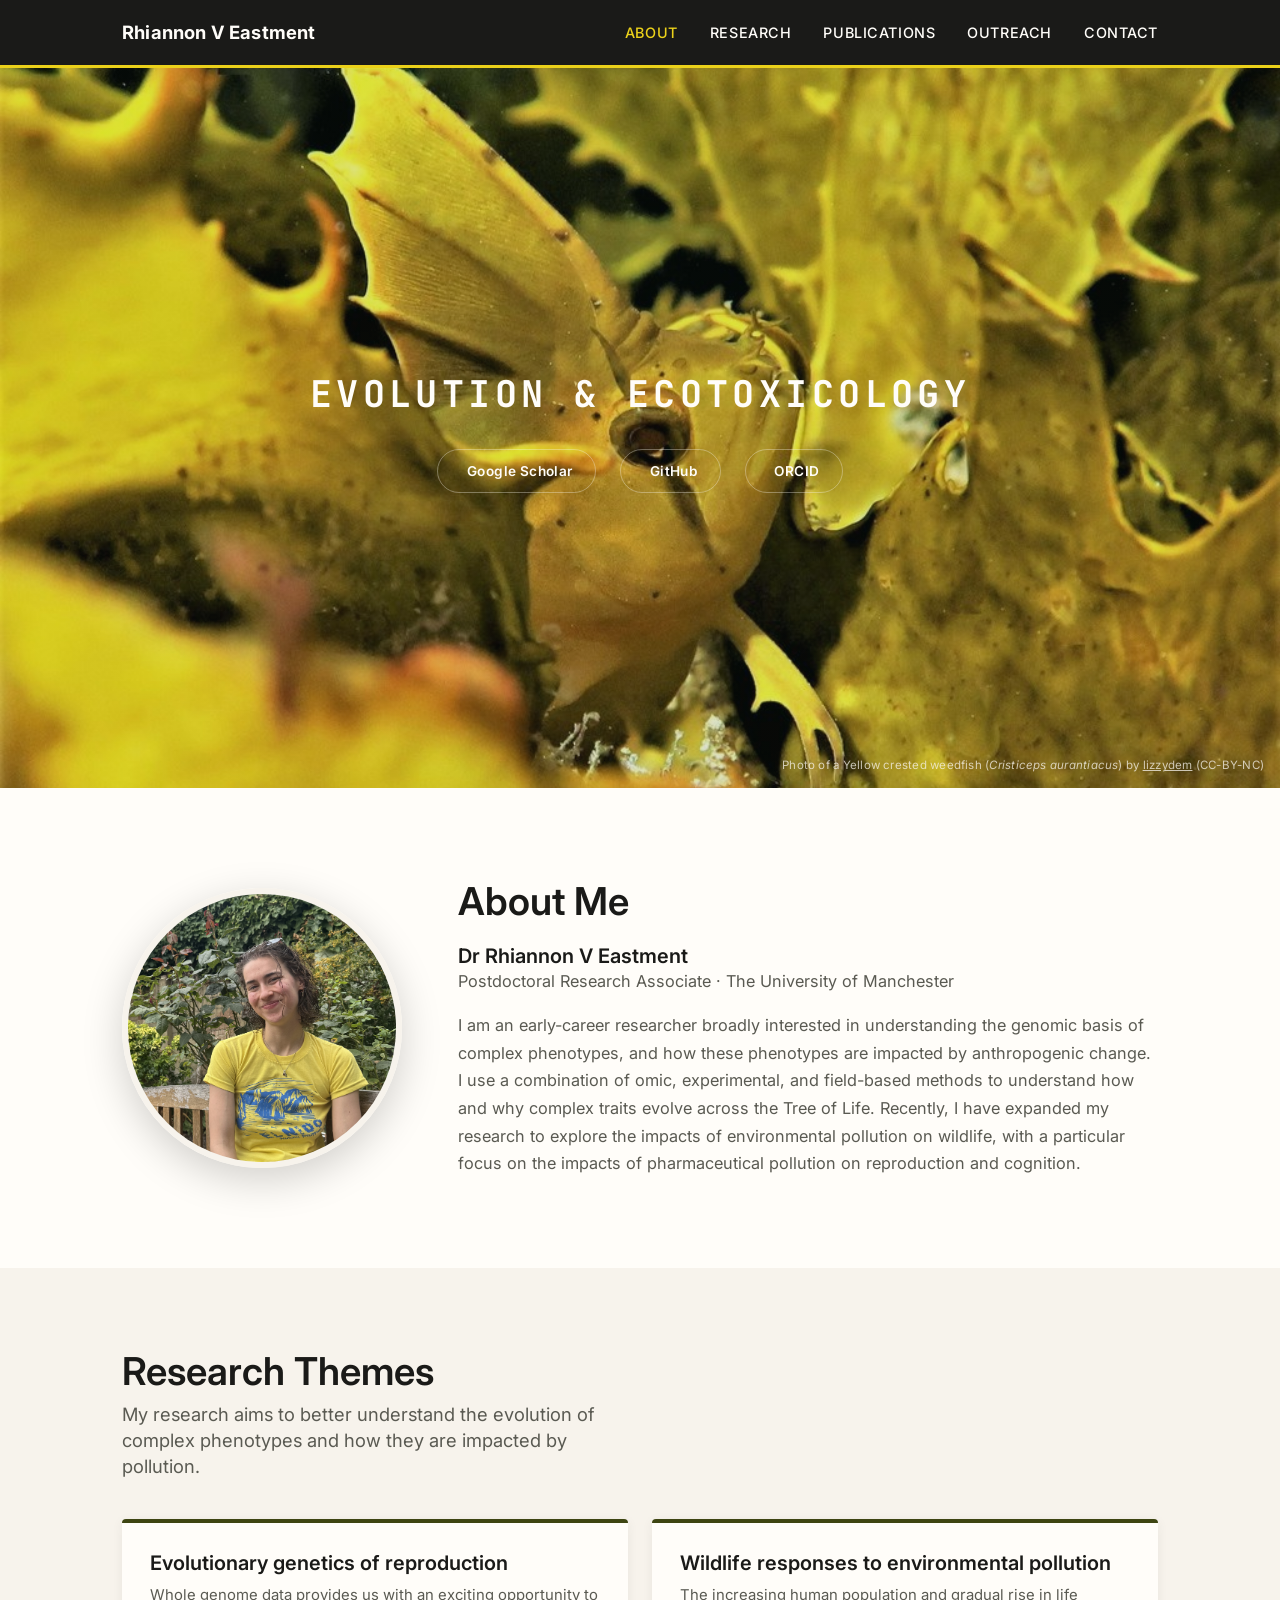
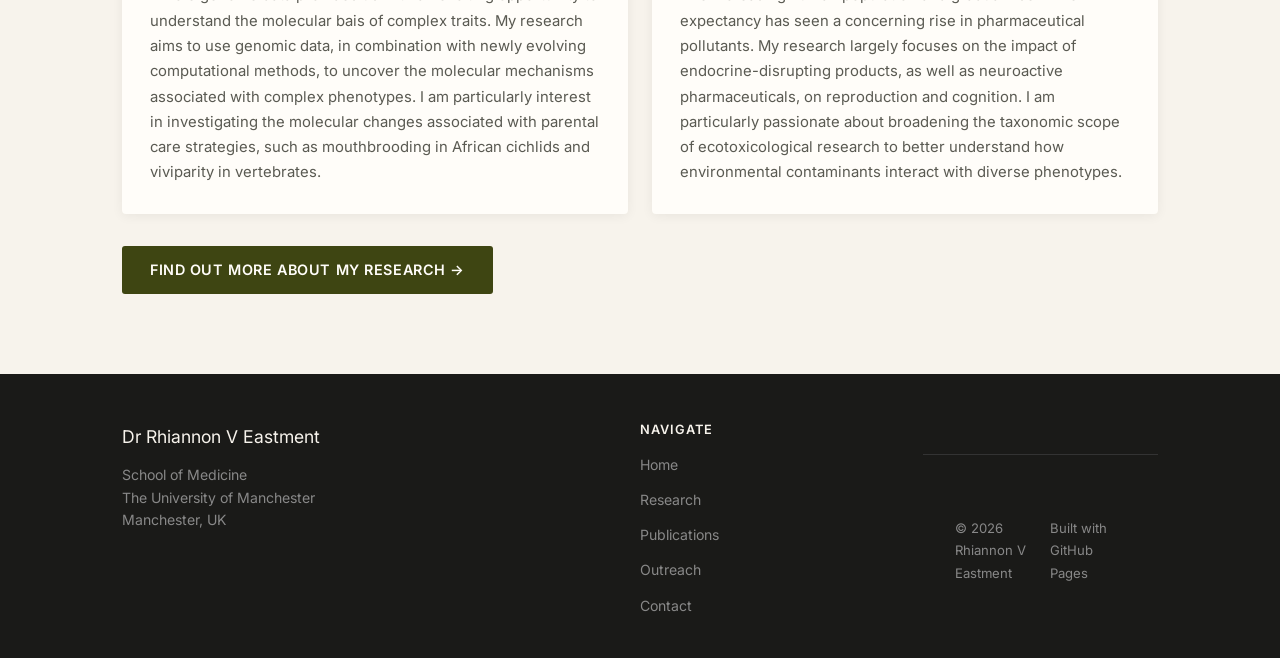
<file: index.html>
<!DOCTYPE html>
<html lang="en">
<head>
  <meta charset="UTF-8" />
  <meta name="viewport" content="width=device-width, initial-scale=1.0" />
  <title>Rhiannon V Eastment | About</title>
  <meta name="description" content="Rhiannon Eastment is an early-career researcher in evolutionary biology and ecotoxicology at the University of Manchester.">
  <meta name="keywords" content="Rhiannon Eastment, evolution, reproduction, ecotoxicology, Monash University">
  <link rel="preconnect" href="https://fonts.googleapis.com" />
  <link rel="preconnect" href="https://fonts.gstatic.com" crossorigin />
  <link href="https://fonts.googleapis.com/css2?family=Playfair+Display:wght@400;600;700&family=Inter:wght@400;500;600&family=JetBrains+Mono:wght@400&display=swap" rel="stylesheet" />
  <link rel="stylesheet" href="style.css" />
</head>
<body>

  <!-- NAVIGATION -->
  <nav>
    <div class="nav-inner">
      <a href="index.html" class="nav-logo">Rhiannon <span>V</span> Eastment</a>
      <button class="nav-toggle" aria-label="Toggle navigation" onclick="this.nextElementSibling.classList.toggle('open')">☰</button>
      <ul class="nav-links">
        <li><a href="index.html" class="active">About</a></li>
        <li><a href="research.html">Research</a></li>
        <li><a href="publications.html">Publications</a></li>
        <li><a href="outreach.html">Outreach</a></li>
        <li><a href="contact.html">Contact</a></li>
      </ul>
    </div>
  </nav>

  <!-- HERO SECTION -->
  <section class="hero">
    <div class="hero-bg"></div>
    <div class="hero-overlay"></div>
    <div class="hero-content">
      <p class="subtitle">Evolution & Ecotoxicology</p>
      </p>
      <div class="hero-links">
        <a href="https://scholar.google.com/citations?user=520XEhIAAAAJ&hl=en" target="_blank"><i class="fas fa-graduation-cap"></i> Google Scholar</a>
        <a href="https://github.com/rhiannoneastment" target="_blank"><i class="fab fa-github"></i> GitHub</a>
        <a href="https://orcid.org/0009-0002-4949-1405" target="_blank"><i class="fab fa-orcid"></i> ORCID</a>
      </div>
    </div>
    <p class="hero-credit">Photo of a Yellow crested weedfish (<i>Cristiceps aurantiacus</i>) by <a href="https://www.inaturalist.org/observations/103037705" target="_blank">lizzydem</a> (CC-BY-NC)</p>
    
</section>

  <!-- ABOUT ME SECTION -->
  <section class="about-section">
    <div class="container">
      <div class="about-grid">
        <div class="about-photo">
          <img src="photos/scholar_photo_cropped.jpeg" alt="Headshot of Rhiannon Eastment">
        </div>
        <div class="about-text">
          <h2>About Me</h2>
          <h3>Dr Rhiannon V Eastment</h3>
          <p class="affiliation">Postdoctoral Research Associate &middot; The University of Manchester</p>
          <p>
            I am an early-career researcher broadly interested in understanding the genomic basis of complex phenotypes, and how these phenotypes are impacted by anthropogenic change. I use a combination of omic, experimental, and field-based methods to understand how and why complex traits evolve across the Tree of Life. Recently, I have expanded my research to explore the impacts of environmental pollution on wildlife, with a particular focus on the impacts of pharmaceutical pollution on reproduction and cognition.
          </p>
        </div>
      </div>
    </div>
  </section>  
  
  <!-- RESEARCH THEMES -->
  <section class="section section--tinted">
    <div class="container">
      <div class="section-header">
        <h2>Research Themes</h2>
        <p>My research aims to better understand the evolution of complex phenotypes and how they are impacted by pollution.</p>
      </div>
      <div class="themes-grid">
        <div class="theme-card">
          <h3>Evolutionary genetics of reproduction</h3>
          <p>Whole genome data provides us with an exciting opportunity to understand the molecular bais of complex traits. My research aims to use genomic data, in combination with newly evolving computational methods, to uncover the molecular mechanisms associated with complex phenotypes. I am particularly interest in investigating the molecular changes associated with parental care strategies, such as mouthbrooding in African cichlids and viviparity in vertebrates.</p>
        </div>
        <div class="theme-card">
          <h3>Wildlife responses to environmental pollution</h3>
          <p>The increasing human population and gradual rise in life expectancy has seen a concerning rise in pharmaceutical pollutants. My research largely focuses on the impact of endocrine-disrupting products, as well as neuroactive pharmaceuticals, on reproduction and cognition. I am particularly passionate about broadening the taxonomic scope of ecotoxicological research to better understand how environmental contaminants interact with diverse phenotypes.</p>
        </div>
      </div>
      <div style="margin-top: 2rem;">
        <a href="research.html" class="btn btn-primary">Find out more about my research →</a>
      </div>
    </div>
  </section>

  <!-- FOOTER -->
  <footer>
    <div class="footer-inner">
      <div>
        <div class="footer-brand">Dr Rhiannon <span>V</span> Eastment</div>
        <p class="footer-desc">School of Medicine<br>The University of Manchester<br>Manchester, UK</p>
      </div>
      <div class="footer-col">
        <h4>Navigate</h4>
        <ul class="footer-links">
          <li><a href="index.html">Home</a></li>
          <li><a href="research.html">Research</a></li>
          <li><a href="publications.html">Publications</a></li>
          <li><a href="outreach.html">Outreach</a></li>
          <li><a href="contact.html">Contact</a></li>
        </ul>
      </div>
    <div class="footer-bottom">
      <span>© 2026 Rhiannon V Eastment</span>
      <span>Built with GitHub Pages</span>
    </div>
  </footer>

</body>
</html>
</file>
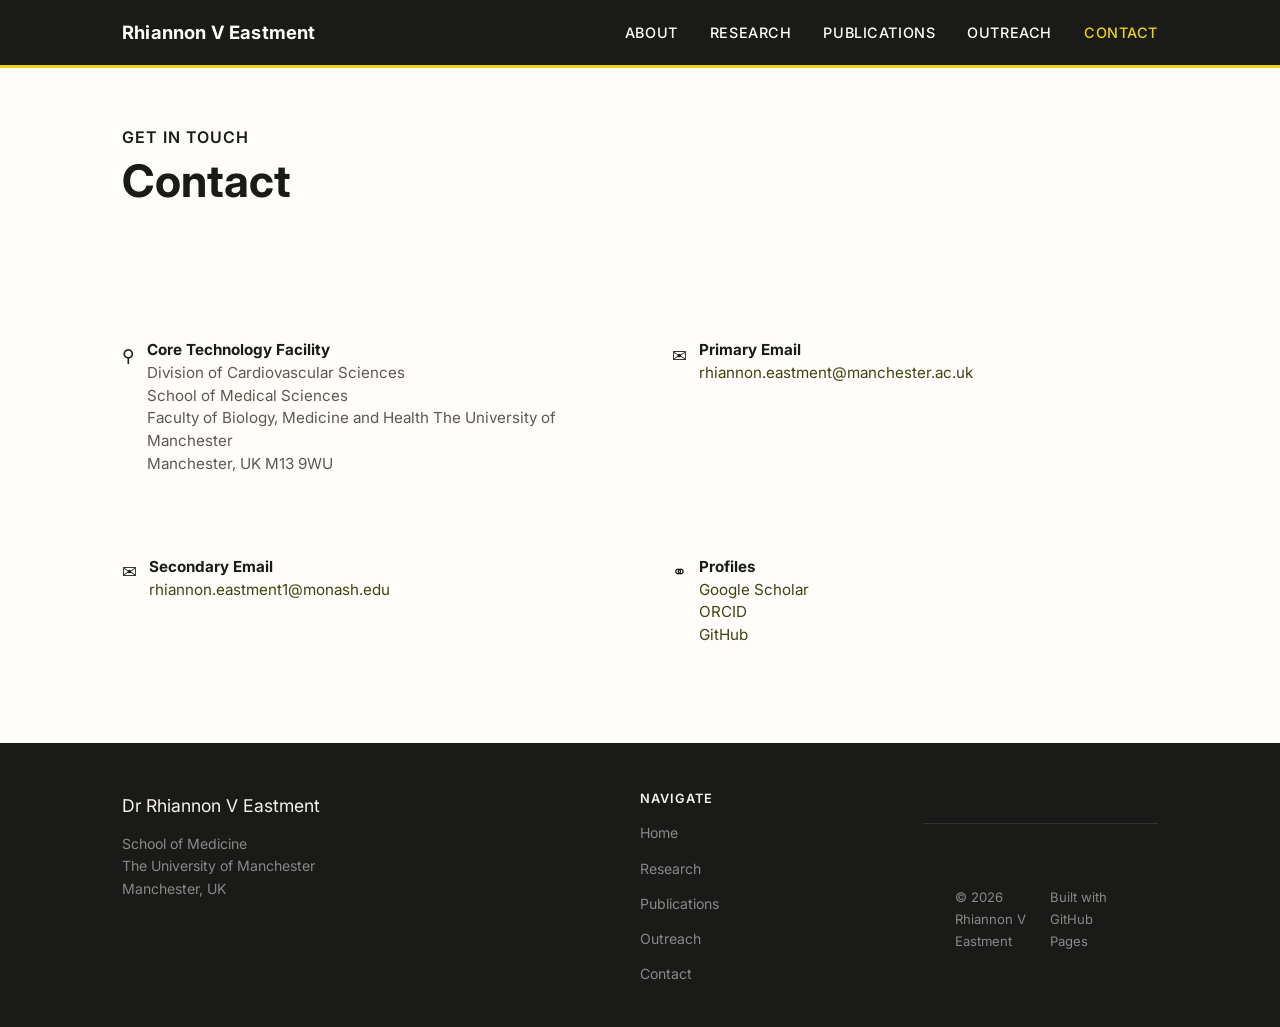
<file: contact.html>
<!DOCTYPE html>
<html lang="en">
<head>
  <meta charset="UTF-8" />
  <meta name="viewport" content="width=device-width, initial-scale=1.0" />
  <title>Rhiannon V Eastment | Contact</title>
  <meta name="description" content="Rhiannon Eastment is an early-career researcher in evolutionary biology and ecotoxicology at the University of Manchester.">
  <meta name="keywords" content="Rhiannon Eastment, evolution, reproduction, ecotoxicology, Monash University">
  <link rel="preconnect" href="https://fonts.googleapis.com" />
  <link rel="preconnect" href="https://fonts.gstatic.com" crossorigin />
  <link href="https://fonts.googleapis.com/css2?family=Playfair+Display:wght@400;600;700&family=Inter:wght@400;500;600&family=JetBrains+Mono:wght@400&display=swap" rel="stylesheet" />
  <link rel="stylesheet" href="style.css" />
</head>
<body>

  <!-- NAVIGATION -->
  <nav>
    <div class="nav-inner">
      <a href="index.html" class="nav-logo">Rhiannon <span>V</span> Eastment</a>
      <button class="nav-toggle" aria-label="Toggle navigation" onclick="this.nextElementSibling.classList.toggle('open')">☰</button>
      <ul class="nav-links">
        <li><a href="index.html">About</a></li>
        <li><a href="research.html">Research</a></li>
        <li><a href="publications.html">Publications</a></li>
        <li><a href="outreach.html">Outreach</a></li>
        <li><a href="contact.html" class="active">Contact</a></li>
      </ul>
    </div>
  </nav>

<!-- Page Hero -->
<header class="page-hero">
    <div class="container">
        <h4>Get in Touch</h4>
        <h1>Contact</h1>
    </div>
</header>
  
<!-- Contact Section -->
<section class="section">
    <div class="container">
    <div class="contact-grid">
      
  <div class="contact-detail">
              <div class="contact-detail-icon">⚲</div>
              <div class="contact-detail-text">
                    <strong>Core Technology Facility</strong>
                  Division of Cardiovascular Sciences<br>
                  School of Medical Sciences<br>
                Faculty of Biology, Medicine and Health
                    The University of Manchester<br>
                    Manchester, UK M13 9WU
                </div>
  </div>
            <div class="contact-detail">
                <div class="contact-detail-icon">✉</div>
                <div class="contact-detail-text">
                    <strong>Primary Email</strong>
                    <a href="mailto:rhiannon.eastment@manchester.ac.uk">
                        rhiannon.eastment@manchester.ac.uk
                    </a>
            </div>
                </div>
        <div class="contact-detail">
                <div class="contact-detail-icon">✉</div>
                <div class="contact-detail-text">
                    <strong>Secondary Email</strong>
                    <a href="mailto:rhiannon.eastment1@monash.edu">
                        rhiannon.eastment1@monash.edu
                    </a>
                </div>
            </div>
            <div class="contact-detail">
                <div class="contact-detail-icon">⚭</div>
                <div class="contact-detail-text">
                    <strong>Profiles</strong>
                    <a href="https://scholar.google.com/citations?user=520XEhIAAAAJ&hl=en">Google Scholar</a><br>
                    <a href="https://orcid.org/0009-0002-4949-1405">ORCID</a><br>
                    <a href="https://github.com/rhiannoneastment">GitHub</a>
                </div>
            </div>
        </div>
</section>
  
  <!-- FOOTER -->
  <footer>
    <div class="footer-inner">
      <div>
        <div class="footer-brand">Dr Rhiannon <span>V</span> Eastment</div>
        <p class="footer-desc">School of Medicine<br>The University of Manchester<br>Manchester, UK</p>
      </div>
      <div class="footer-col">
        <h4>Navigate</h4>
        <ul class="footer-links">
          <li><a href="index.html">Home</a></li>
          <li><a href="research.html">Research</a></li>
          <li><a href="publications.html">Publications</a></li>
          <li><a href="outreach.html">Outreach</a></li>
          <li><a href="contact.html">Contact</a></li>
        </ul>
      </div>
    <div class="footer-bottom">
      <span>© 2026 Rhiannon V Eastment</span>
      <span>Built with GitHub Pages</span>
    </div>
  </footer>

</body>
</html>
</file>
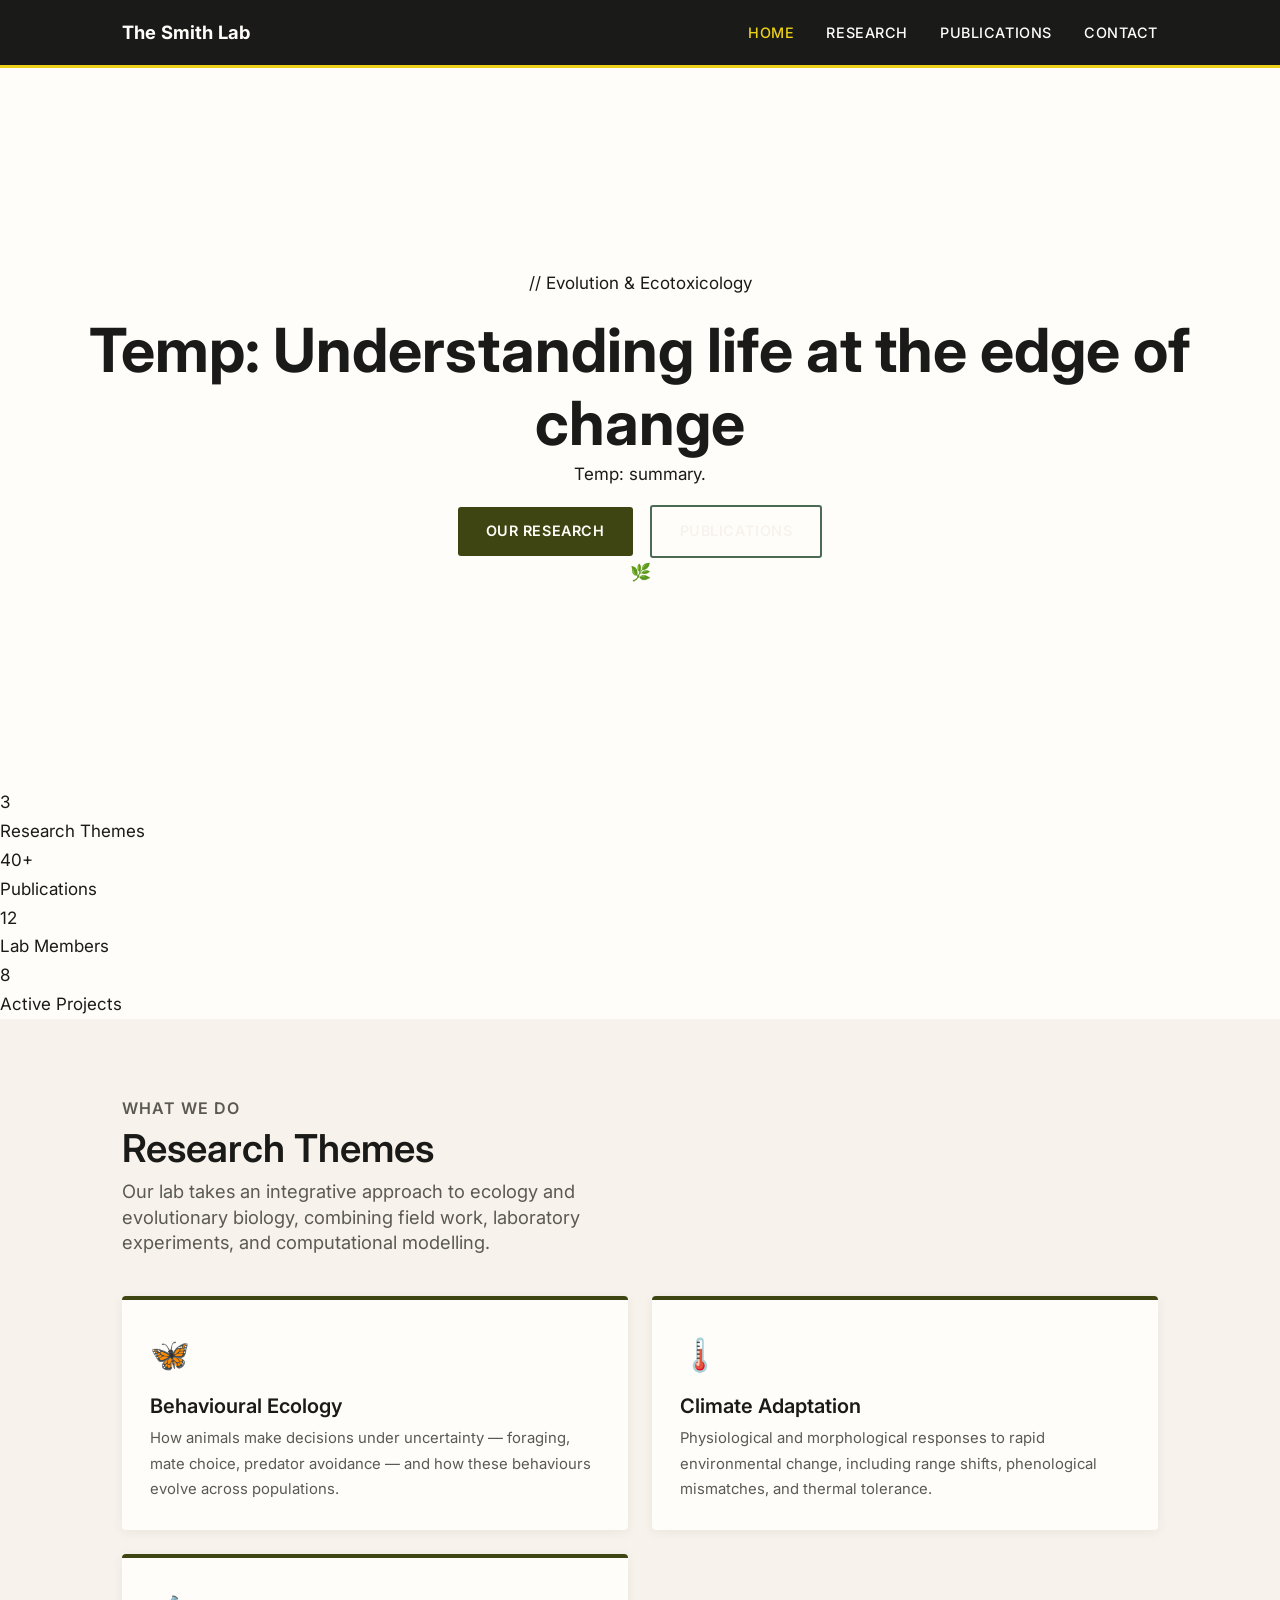
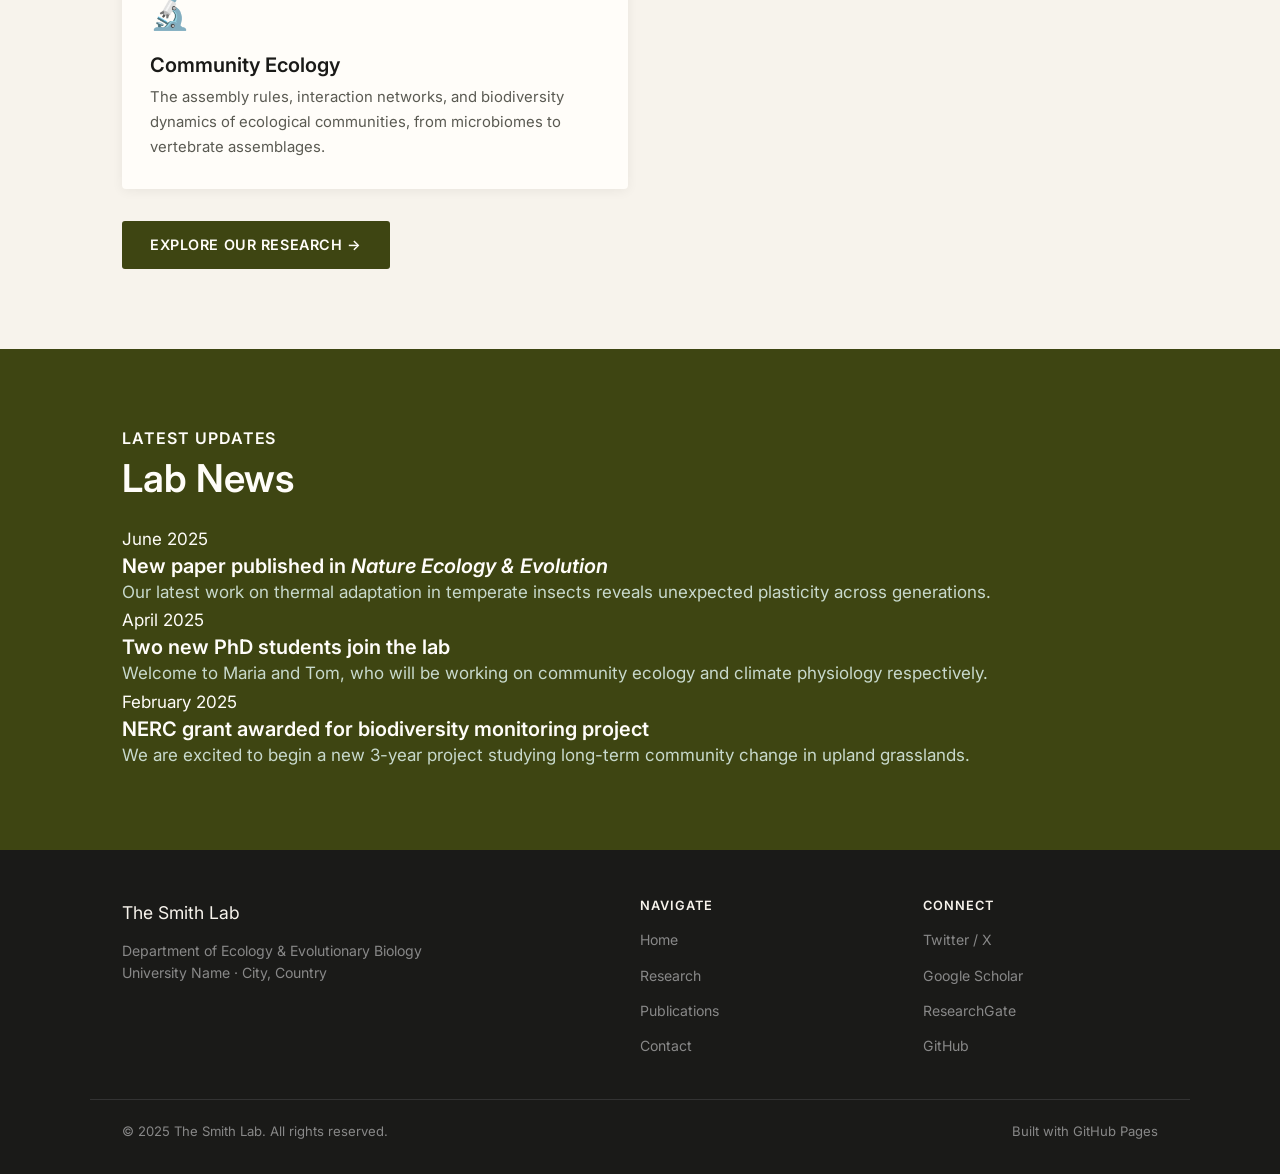
<file: home.html>
<!DOCTYPE html>
<html lang="en">
<head>
  <meta charset="UTF-8" />
  <meta name="viewport" content="width=device-width, initial-scale=1.0" />
  <title>Dr Rhiannon V Eastment</title>
  <link rel="preconnect" href="https://fonts.googleapis.com" />
  <link rel="preconnect" href="https://fonts.gstatic.com" crossorigin />
  <link href="https://fonts.googleapis.com/css2?family=Playfair+Display:wght@400;600;700&family=Inter:wght@400;500;600&family=JetBrains+Mono:wght@400&display=swap" rel="stylesheet" />
  <link rel="stylesheet" href="style.css" />
</head>
<body>

  <!-- NAV -->
  <nav>
    <div class="nav-inner">
      <a href="index.html" class="nav-logo">The <span>Smith</span> Lab</a>
      <button class="nav-toggle" aria-label="Toggle navigation" onclick="this.nextElementSibling.classList.toggle('open')">☰</button>
      <ul class="nav-links">
        <li><a href="index.html" class="active">Home</a></li>
        <li><a href="research.html">Research</a></li>
        <li><a href="publications.html">Publications</a></li>
        <li><a href="contact.html">Contact</a></li>
      </ul>
    </div>
  </nav>

  <!-- HERO -->
  <section class="hero">
    <div class="hero-inner">
      <div class="hero-text">
        <p class="hero-eyebrow">// Evolution & Ecotoxicology  </p>
        <h1>Temp: Understanding life at the edge of change</h1>
        <p class="hero-sub">Temp: summary.</p>
        <a href="research.html" class="btn btn-primary">Our Research</a>
        <a href="publications.html" class="btn btn-outline">Publications</a>
      </div>
      <div class="hero-image-card">
        <div class="hero-img-placeholder">🌿</div>
      </div>
    </div>
  </section>

  <!-- STAT BAR -->
  <div class="stat-bar">
    <div class="stat-bar-inner">
      <div class="stat">
        <div class="stat-number">3</div>
        <div class="stat-label">Research Themes</div>
      </div>
      <div class="stat">
        <div class="stat-number">40+</div>
        <div class="stat-label">Publications</div>
      </div>
      <div class="stat">
        <div class="stat-number">12</div>
        <div class="stat-label">Lab Members</div>
      </div>
      <div class="stat">
        <div class="stat-number">8</div>
        <div class="stat-label">Active Projects</div>
      </div>
    </div>
  </div>

  <!-- RESEARCH THEMES -->
  <section class="section section--tinted">
    <div class="container">
      <div class="section-header">
        <h4>What We Do</h4>
        <h2>Research Themes</h2>
        <p>Our lab takes an integrative approach to ecology and evolutionary biology, combining field work, laboratory experiments, and computational modelling.</p>
      </div>
      <div class="themes-grid">
        <div class="theme-card">
          <div class="theme-card-icon">🦋</div>
          <h3>Behavioural Ecology</h3>
          <p>How animals make decisions under uncertainty — foraging, mate choice, predator avoidance — and how these behaviours evolve across populations.</p>
        </div>
        <div class="theme-card">
          <div class="theme-card-icon">🌡️</div>
          <h3>Climate Adaptation</h3>
          <p>Physiological and morphological responses to rapid environmental change, including range shifts, phenological mismatches, and thermal tolerance.</p>
        </div>
        <div class="theme-card">
          <div class="theme-card-icon">🔬</div>
          <h3>Community Ecology</h3>
          <p>The assembly rules, interaction networks, and biodiversity dynamics of ecological communities, from microbiomes to vertebrate assemblages.</p>
        </div>
      </div>
      <div style="margin-top: 2rem;">
        <a href="research.html" class="btn btn-primary">Explore our research →</a>
      </div>
    </div>
  </section>

  <!-- LATEST NEWS -->
  <section class="section section--dark">
    <div class="container">
      <div class="section-header">
        <h4>Latest Updates</h4>
        <h2>Lab News</h2>
      </div>
      <div class="news-grid">
        <div class="news-card">
          <div class="news-card-body">
            <div class="news-date">June 2025</div>
            <h3>New paper published in <em>Nature Ecology & Evolution</em></h3>
            <p>Our latest work on thermal adaptation in temperate insects reveals unexpected plasticity across generations.</p>
          </div>
        </div>
        <div class="news-card">
          <div class="news-card-body">
            <div class="news-date">April 2025</div>
            <h3>Two new PhD students join the lab</h3>
            <p>Welcome to Maria and Tom, who will be working on community ecology and climate physiology respectively.</p>
          </div>
        </div>
        <div class="news-card">
          <div class="news-card-body">
            <div class="news-date">February 2025</div>
            <h3>NERC grant awarded for biodiversity monitoring project</h3>
            <p>We are excited to begin a new 3-year project studying long-term community change in upland grasslands.</p>
          </div>
        </div>
      </div>
    </div>
  </section>

  <!-- FOOTER -->
  <footer>
    <div class="footer-inner">
      <div>
        <div class="footer-brand">The <span>Smith</span> Lab</div>
        <p class="footer-desc">Department of Ecology & Evolutionary Biology<br>University Name · City, Country</p>
      </div>
      <div class="footer-col">
        <h4>Navigate</h4>
        <ul class="footer-links">
          <li><a href="index.html">Home</a></li>
          <li><a href="research.html">Research</a></li>
          <li><a href="publications.html">Publications</a></li>
          <li><a href="contact.html">Contact</a></li>
        </ul>
      </div>
      <div class="footer-col">
        <h4>Connect</h4>
        <ul class="footer-links">
          <li><a href="#">Twitter / X</a></li>
          <li><a href="#">Google Scholar</a></li>
          <li><a href="#">ResearchGate</a></li>
          <li><a href="#">GitHub</a></li>
        </ul>
      </div>
    </div>
    <div class="footer-bottom">
      <span>© 2025 The Smith Lab. All rights reserved.</span>
      <span>Built with GitHub Pages</span>
    </div>
  </footer>

</body>
</html>
</file>
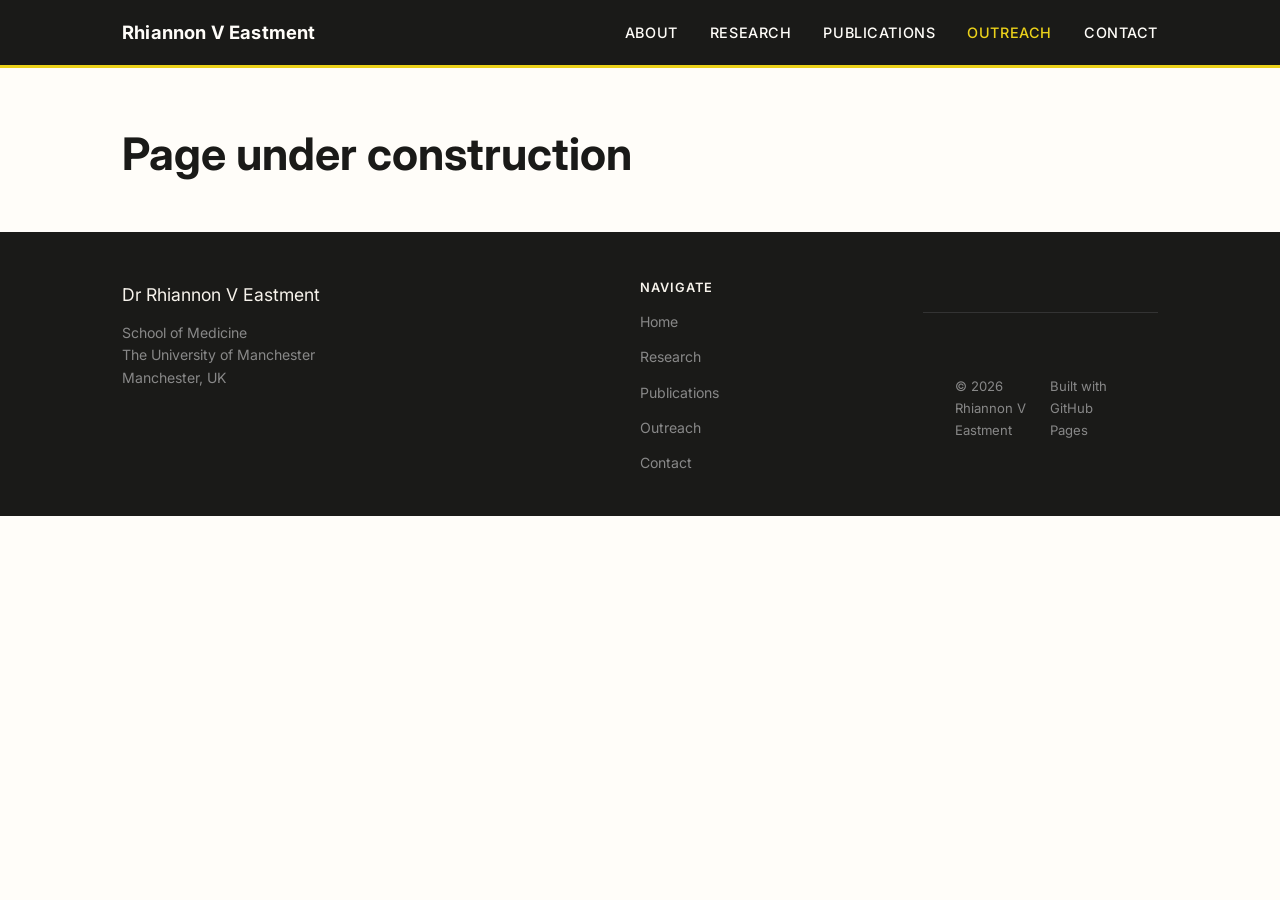
<file: outreach.html>
<!DOCTYPE html>
<html lang="en">
<head>
  <meta charset="UTF-8" />
  <meta name="viewport" content="width=device-width, initial-scale=1.0" />
  <title>Rhiannon V Eastment | Outreach</title>
  <link rel="preconnect" href="https://fonts.googleapis.com" />
  <link rel="preconnect" href="https://fonts.gstatic.com" crossorigin />
  <link href="https://fonts.googleapis.com/css2?family=Playfair+Display:wght@400;600;700&family=Inter:wght@400;500;600&family=JetBrains+Mono:wght@400&display=swap" rel="stylesheet" />
  <link rel="stylesheet" href="style.css" />
</head>
<body>

  <!-- NAVIGATION -->
  <nav>
    <div class="nav-inner">
      <a href="index.html" class="nav-logo">Rhiannon <span>V</span> Eastment</a>
      <button class="nav-toggle" aria-label="Toggle navigation" onclick="this.nextElementSibling.classList.toggle('open')">☰</button>
      <ul class="nav-links">
        <li><a href="index.html">About</a></li>
        <li><a href="research.html">Research</a></li>
        <li><a href="publications.html">Publications</a></li>
        <li><a href="outreach.html" class="active">Outreach</a></li>
        <li><a href="contact.html">Contact</a></li>
      </ul>
    </div>
  </nav>

  <!-- Page Hero -->
  <section class="page-hero">
    <div class="container">
      <h1>Page under construction</h1>
    </div>
  </section>

  <!-- FOOTER -->
  <footer>
    <div class="footer-inner">
      <div>
        <div class="footer-brand">Dr Rhiannon <span>V</span> Eastment</div>
        <p class="footer-desc">School of Medicine<br>The University of Manchester<br>Manchester, UK</p>
      </div>
      <div class="footer-col">
        <h4>Navigate</h4>
        <ul class="footer-links">
          <li><a href="index.html">Home</a></li>
          <li><a href="research.html">Research</a></li>
          <li><a href="publications.html">Publications</a></li>
          <li><a href="outreach.html">Outreach</a></li>
          <li><a href="contact.html">Contact</a></li>
        </ul>
      </div>
    <div class="footer-bottom">
      <span>© 2026 Rhiannon V Eastment</span>
      <span>Built with GitHub Pages</span>
    </div>
  </footer>

</body>
</html>
</file>
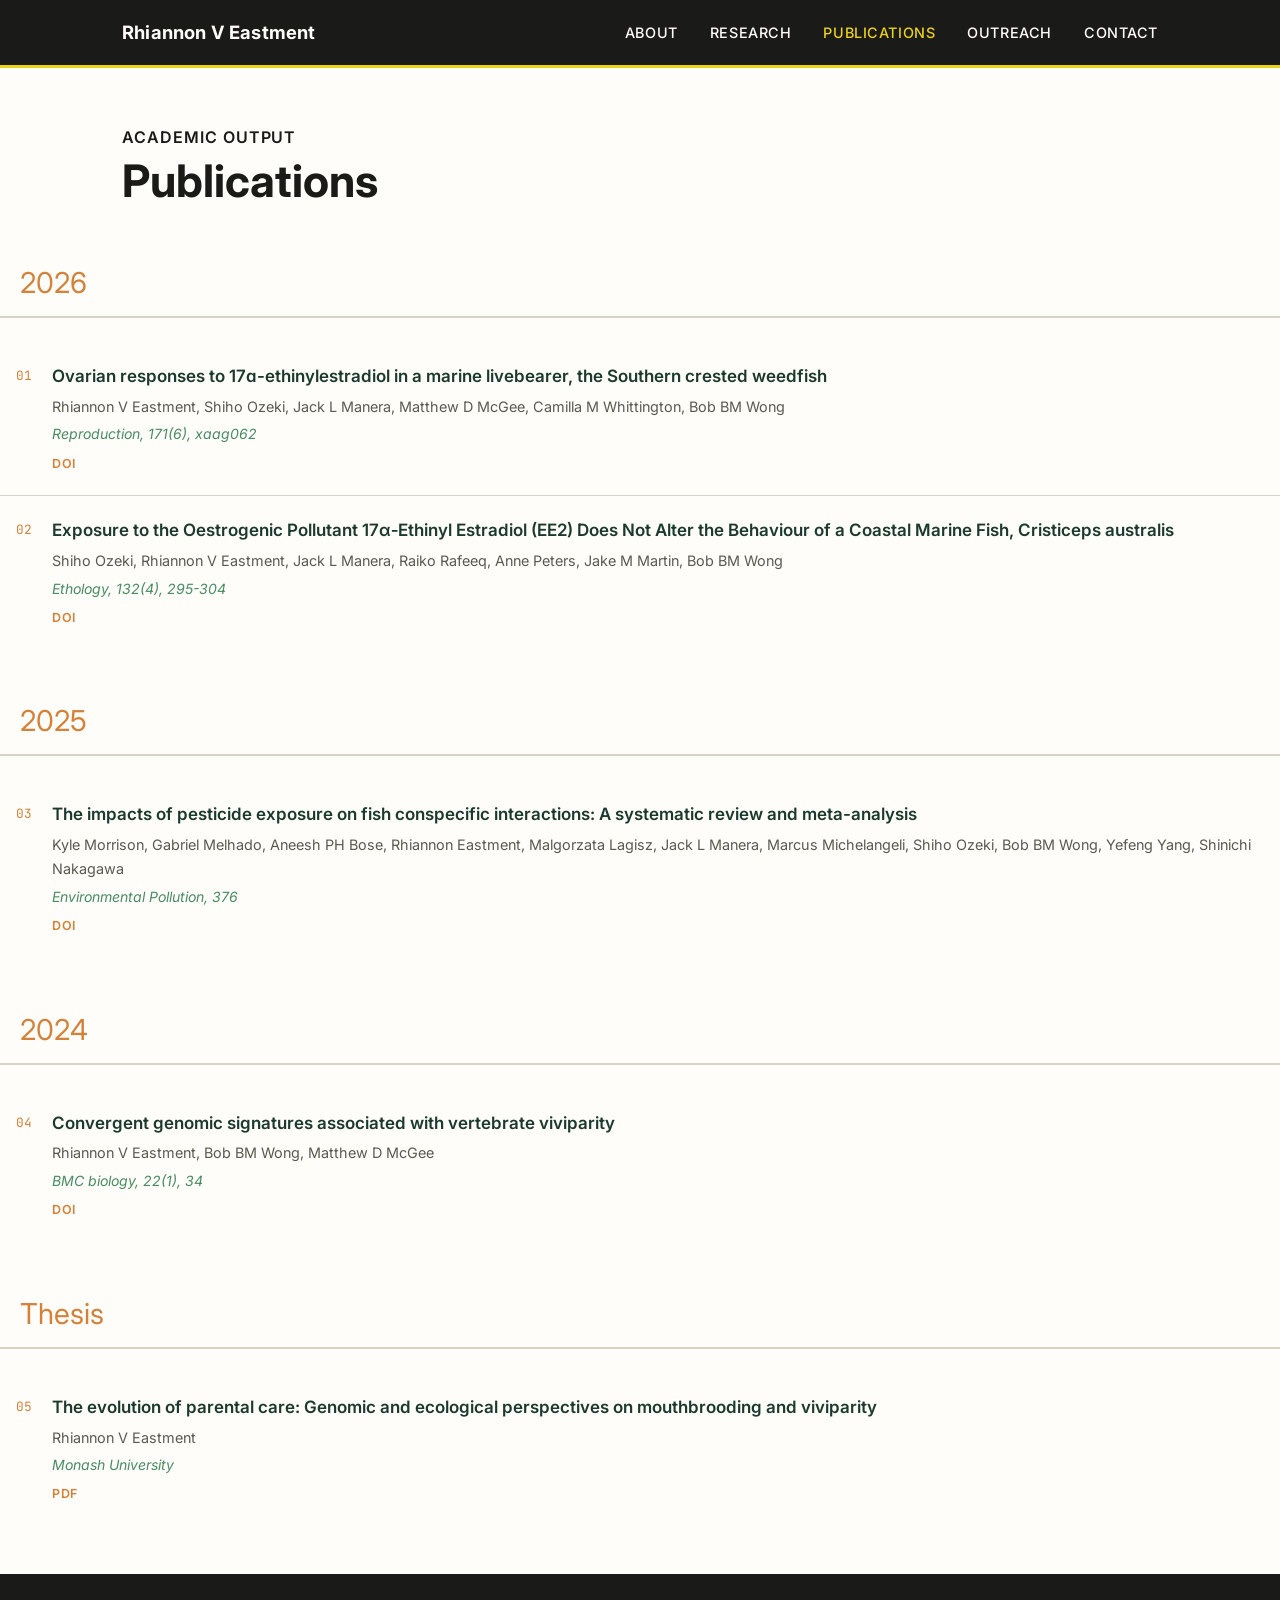
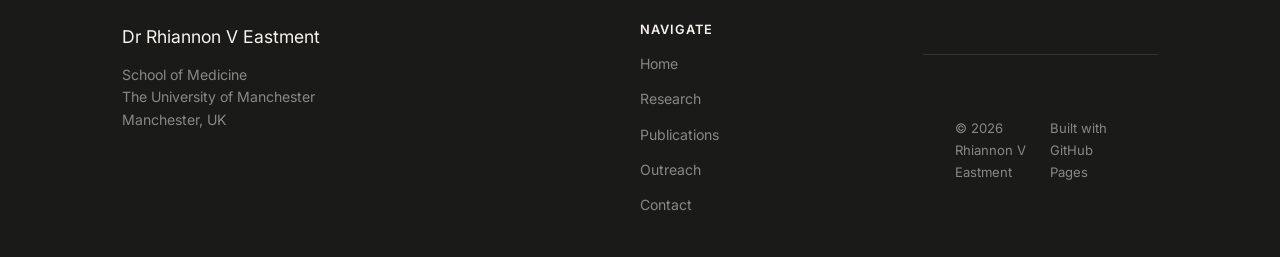
<file: publications.html>
<!DOCTYPE html>
<html lang="en">
<head>
  <meta charset="UTF-8" />
  <meta name="viewport" content="width=device-width, initial-scale=1.0" />
  <title>Rhiannon V Eastment | Publications</title>
  <link rel="preconnect" href="https://fonts.googleapis.com" />
  <link rel="preconnect" href="https://fonts.gstatic.com" crossorigin />
  <link href="https://fonts.googleapis.com/css2?family=Playfair+Display:wght@400;600;700&family=Inter:wght@400;500;600&family=JetBrains+Mono:wght@400&display=swap" rel="stylesheet" />
  <link rel="stylesheet" href="style.css" />
</head>
<body>

  <!-- NAVIGATION -->
  <nav>
    <div class="nav-inner">
      <a href="index.html" class="nav-logo">Rhiannon <span>V</span> Eastment</a>
      <button class="nav-toggle" aria-label="Toggle navigation" onclick="this.nextElementSibling.classList.toggle('open')">☰</button>
      <ul class="nav-links">
        <li><a href="index.html">About</a></li>
        <li><a href="research.html">Research</a></li>
        <li><a href="publications.html" class="active">Publications</a></li>
        <li><a href="outreach.html">Outreach</a></li>
        <li><a href="contact.html">Contact</a></li>
      </ul>
    </div>
  </nav>

  <!-- Page Hero -->
  <section class="page-hero">
    <div class="container">
      <h4>Academic Output</h4>
      <h1>Publications</h1>
    </div>
  </section>

      <!-- 2026 -->
      <div class="pub-year-group">
        <div class="pub-year-label">2026</div>

        <div class="pub-item">
          <div class="pub-number">01</div>
          <div>
            <div class="pub-title">
              Ovarian responses to 17ɑ-ethinylestradiol in a marine livebearer, the Southern crested weedfish
            </div>
            <div class="pub-authors">
              Rhiannon V Eastment, Shiho Ozeki, Jack L Manera, Matthew D McGee, Camilla M Whittington, Bob BM Wong
            </div>
            <div class="pub-journal">
              Reproduction, 171(6), xaag062
            </div>
            <div class="pub-links">
              <a href="https://doi.org/10.1093/reprod/xaag062">DOI</a>
            </div>
          </div>
        </div>

        <div class="pub-item">
          <div class="pub-number">02</div>
          <div>
            <div class="pub-title">
              Exposure to the Oestrogenic Pollutant 17α‐Ethinyl Estradiol (EE2) Does Not Alter the Behaviour of a Coastal Marine Fish, Cristiceps australis
            </div>
            <div class="pub-authors">
              Shiho Ozeki, Rhiannon V Eastment, Jack L Manera, Raiko Rafeeq, Anne Peters, Jake M Martin, Bob BM Wong
            </div>
            <div class="pub-journal">
              Ethology, 132(4), 295-304
            </div>
            <div class="pub-links">
              <a href="https://doi.org/10.1111/eth.70054">DOI</a>
            </div>
          </div>
        </div>
      </div>

      <!-- 2025 -->
      <div class="pub-year-group">
        <div class="pub-year-label">2025</div>

        <div class="pub-item">
          <div class="pub-number">03</div>
          <div>
            <div class="pub-title">
              The impacts of pesticide exposure on fish conspecific interactions: A systematic review and meta-analysis
            </div>
            <div class="pub-authors">
              Kyle Morrison, Gabriel Melhado, Aneesh PH Bose, Rhiannon Eastment, Malgorzata Lagisz, Jack L Manera, Marcus Michelangeli, Shiho Ozeki, Bob BM Wong, Yefeng Yang, Shinichi Nakagawa
            </div>
            <div class="pub-journal">
              Environmental Pollution, 376
            </div>
            <div class="pub-links">
              <a href="https://doi.org/10.1016/j.envpol.2025.126353">DOI</a>
            </div>
          </div>
        </div>
      </div>

      <!-- 2024 -->
      <div class="pub-year-group">
        <div class="pub-year-label">2024</div>

        <div class="pub-item">
          <div class="pub-number">04</div>
          <div>
            <div class="pub-title">
              Convergent genomic signatures associated with vertebrate viviparity
            </div>
            <div class="pub-authors">
              Rhiannon V Eastment, Bob BM Wong, Matthew D McGee
            </div>
            <div class="pub-journal">
              BMC biology, 22(1), 34
            </div>
            <div class="pub-links">
              <a href="https://doi.org/10.1186/s12915-024-01837-w">DOI</a>
            </div>
          </div>
        </div>
      </div>

  <!-- Thesis -->
      <div class="pub-year-group">
        <div class="pub-year-label">Thesis</div>

        <div class="pub-item">
          <div class="pub-number">05</div>
          <div>
            <div class="pub-title">
              The evolution of parental care: Genomic and ecological perspectives on mouthbrooding and viviparity
            </div>
            <div class="pub-authors">
              Rhiannon V Eastment
            </div>
            <div class="pub-journal">
              Monash University
            </div>
            <div class="pub-links">
              <a href="https://scholar.archive.org/work/3ils2kltk5dlfctkpolbrkjvpu/access/wayback/https://au-east.erc.monash.edu.au/fpfiles/52804556/Eastment_PhD_thesis_revised.pdf?AWSAccessKeyId=e00145a6f706457aab45051570081e49&Expires=1741735905&Signature=Legqr0S0nqOnFgJtO4gIgo324oA%3D">PDF</a>
            </div>
          </div>
        </div>
      </div>

    </div>
  </section>

  <!-- FOOTER -->
  <footer>
    <div class="footer-inner">
      <div>
        <div class="footer-brand">Dr Rhiannon <span>V</span> Eastment</div>
        <p class="footer-desc">School of Medicine<br>The University of Manchester<br>Manchester, UK</p>
      </div>
      <div class="footer-col">
        <h4>Navigate</h4>
        <ul class="footer-links">
          <li><a href="index.html">Home</a></li>
          <li><a href="research.html">Research</a></li>
          <li><a href="publications.html">Publications</a></li>
          <li><a href="outreach.html">Outreach</a></li>
          <li><a href="contact.html">Contact</a></li>
        </ul>
      </div>
    <div class="footer-bottom">
      <span>© 2026 Rhiannon V Eastment</span>
      <span>Built with GitHub Pages</span>
    </div>
  </footer>

</body>
</html>
</file>
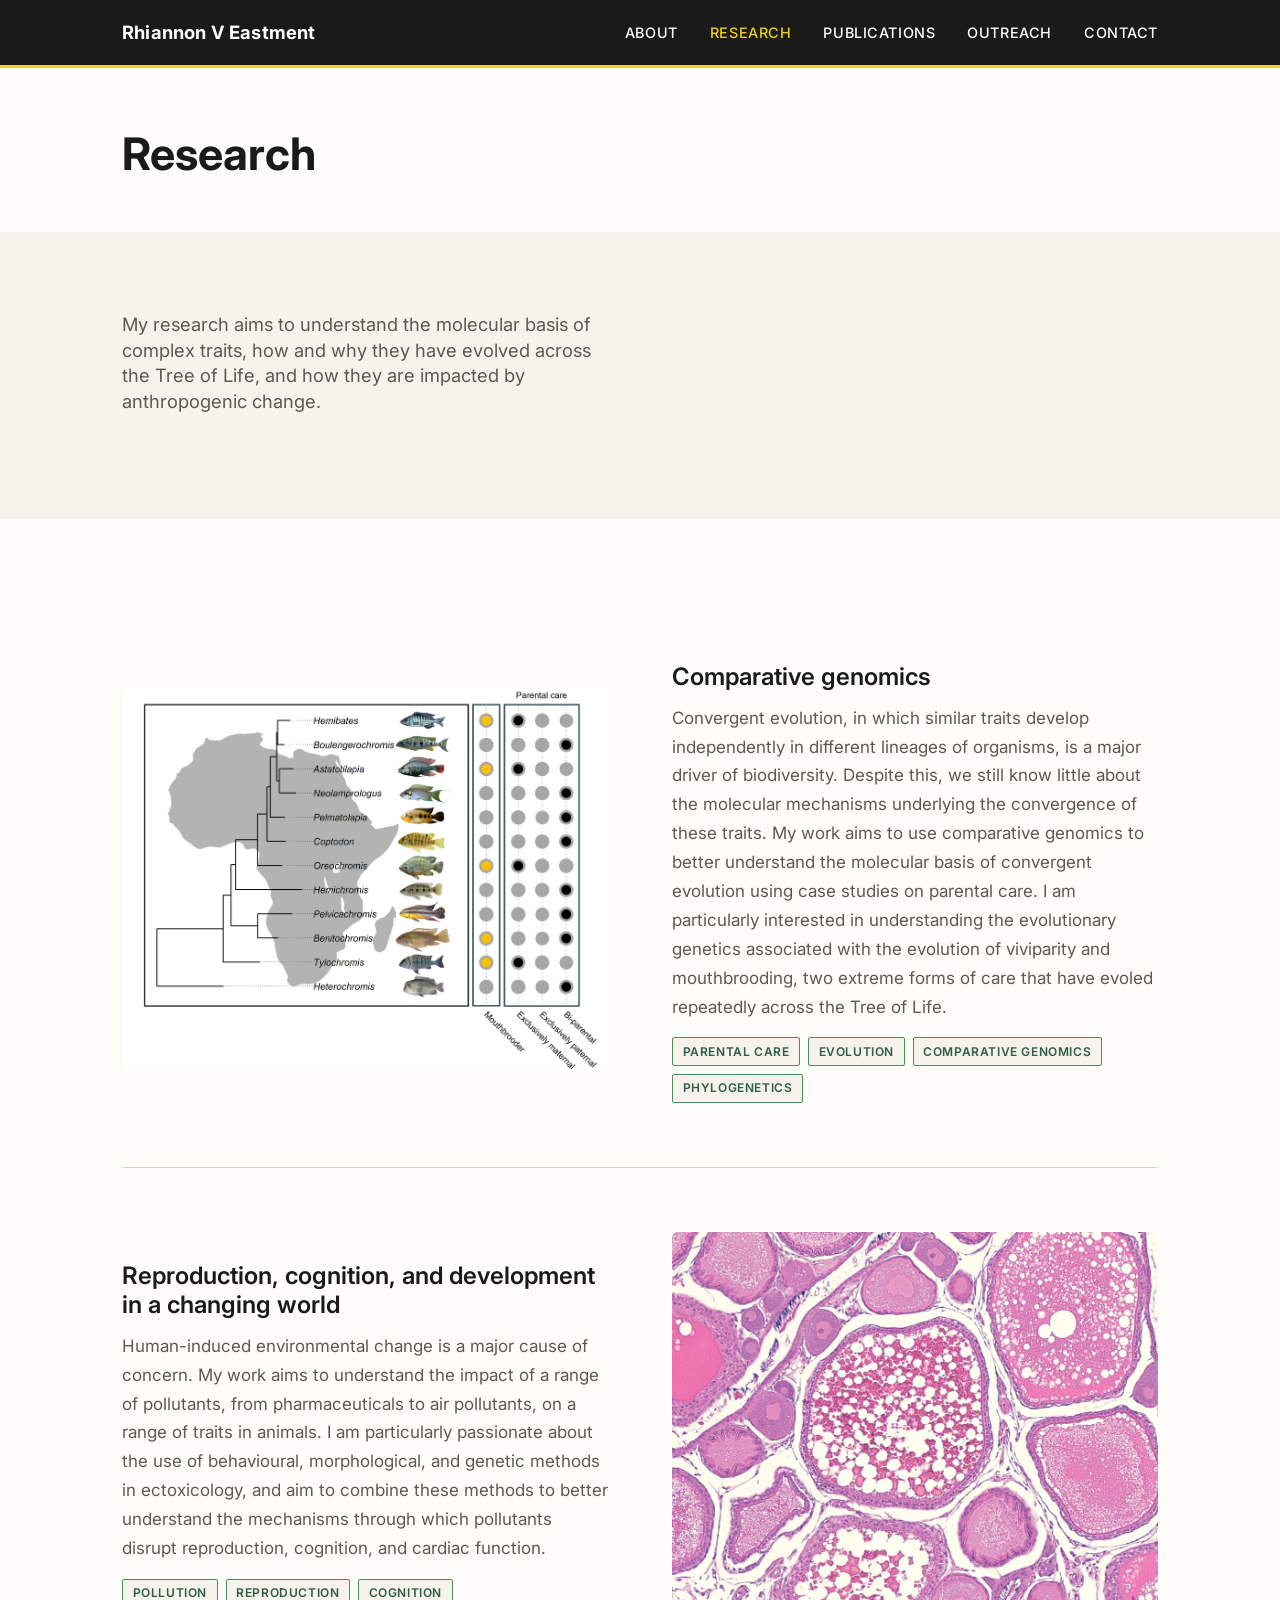
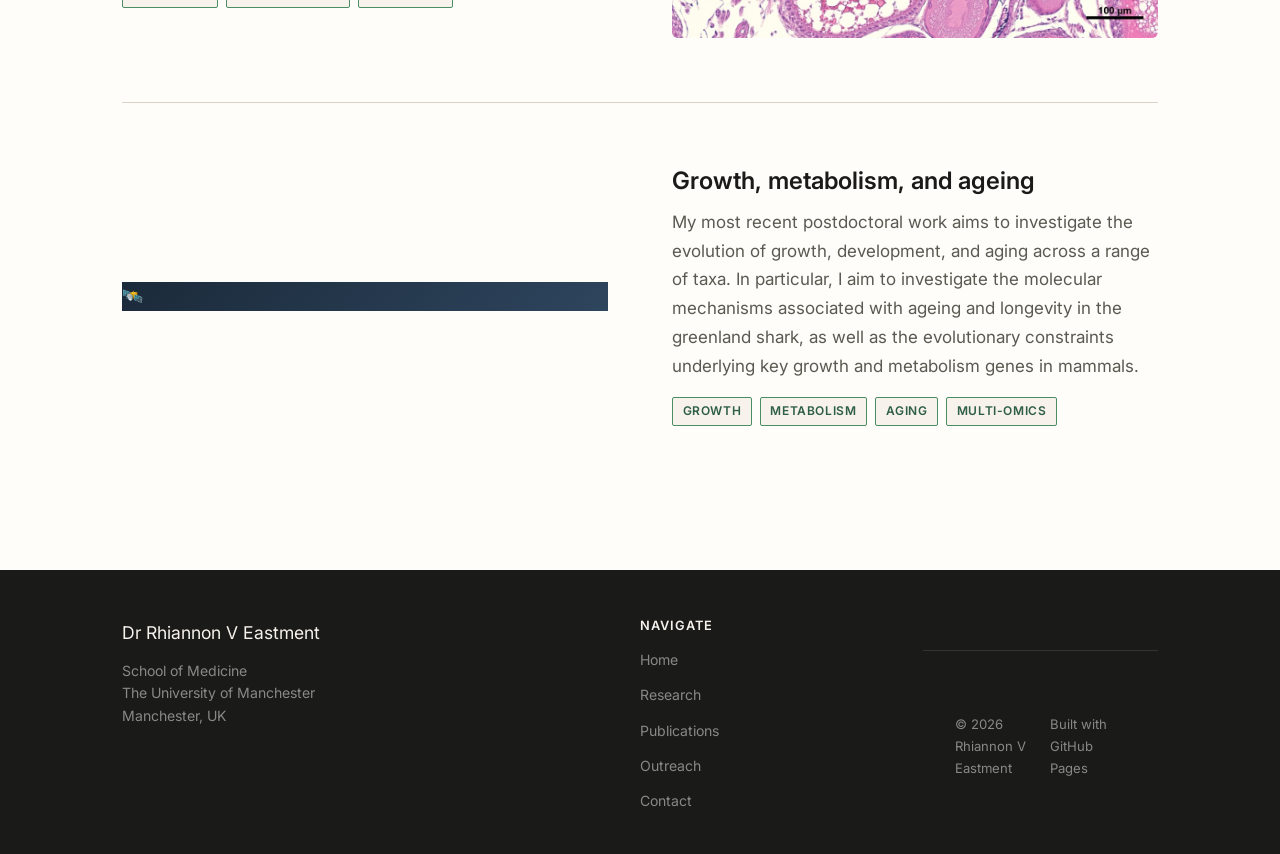
<file: research.html>
<!DOCTYPE html>
<html lang="en">
<head>
  <meta charset="UTF-8" />
  <meta name="viewport" content="width=device-width, initial-scale=1.0" />
  <title>Rhiannon V Eastment | Research</title>
  <link rel="preconnect" href="https://fonts.googleapis.com" />
  <link rel="preconnect" href="https://fonts.gstatic.com" crossorigin />
  <link href="https://fonts.googleapis.com/css2?family=Playfair+Display:wght@400;600;700&family=Inter:wght@400;500;600&family=JetBrains+Mono:wght@400&display=swap" rel="stylesheet" />
  <link rel="stylesheet" href="style.css" />
</head>
<body>

  <!-- Navigation -->
  <nav>
    <div class="nav-inner">
      <a href="index.html" class="nav-logo">Rhiannon <span>V</span> Eastment</a>
      <button class="nav-toggle" aria-label="Toggle navigation" onclick="this.nextElementSibling.classList.toggle('open')">☰</button>
      <ul class="nav-links">
        <li><a href="index.html">About</a></li>
        <li><a href="research.html" class="active">Research</a></li>
        <li><a href="publications.html">Publications</a></li>
        <li><a href="outreach.html">Outreach</a></li>
        <li><a href="contact.html">Contact</a></li>
      </ul>
    </div>
  </nav>

  <!-- Page Hero -->
  <section class="page-hero">
    <div class="container">
      <h1>Research</h1>
    </div>
  </section>

  <!-- Research Overview -->
  <section class="section section--tinted">
    <div class="container">
      <div class="section-header section-header--center">
        <p>
        My research aims to understand the molecular basis of complex traits, how and why they have evolved across the Tree of Life, and how they are impacted by anthropogenic change.
        </p>
      </div>
    </div>
  </section>

  <!-- Research Blocks -->
  <section class="section">
    <div class="container">

      <!-- Theme 1 -->
      <div class="research-block">
        <img src="photos/fig_1_2025_v1.png" alt="Description of the image" class="research-img">
        <div>
          <h3>Comparative genomics</h3>
          <p>
            Convergent evolution, in which similar traits develop independently in different lineages of organisms, is a major driver of biodiversity. Despite this, we still know little about the molecular mechanisms underlying the convergence of these traits. My work aims to use comparative genomics to better understand the molecular basis of convergent evolution using case studies on parental care. I am particularly interested in understanding the evolutionary genetics associated with the evolution of viviparity and mouthbrooding, two extreme forms of care that have evoled repeatedly across the Tree of Life.
          </p>

          <div class="tag-list">
            <span class="tag">Parental care</span>
            <span class="tag">Evolution</span>
            <span class="tag">Comparative genomics</span>
            <span class="tag">Phylogenetics</span>
          </div>
        </div>
      </div>

      <!-- Theme 2 -->
      <div class="research-block">
        <img src="photos/histology.jpg" alt="Description of the image" class="research-img">
        <div>
          <h3>Reproduction, cognition, and development in a changing world</h3>
          <p>
            Human-induced environmental change is a major cause of concern. My work aims to understand the impact of a range of pollutants, from pharmaceuticals to air pollutants, on a range of traits in animals. I am particularly passionate about the use of behavioural, morphological, and genetic methods in ectoxicology, and aim to combine these methods to better understand the mechanisms through which pollutants disrupt reproduction, cognition, and cardiac function.
          </p>

          <div class="tag-list">
            <span class="tag">Pollution</span>
            <span class="tag">Reproduction</span>
            <span class="tag">Cognition</span>
          </div>
        </div>
      </div>

      <!-- Theme 3 -->
      <div class="research-block">
        <div class="research-img-placeholder bg3">🛰️</div>

        <div>
          <h3>Growth, metabolism, and ageing</h3>
          <p>
            My most recent postdoctoral work aims to investigate the evolution of growth, development, and aging across a range of taxa. In particular, I aim to investigate the molecular mechanisms associated with ageing and longevity in the greenland shark, as well as the evolutionary constraints underlying key growth and metabolism genes in mammals.
          </p>

          <div class="tag-list">
            <span class="tag">Growth</span>
            <span class="tag">Metabolism</span>
            <span class="tag">Aging</span>
            <span class="tag">Multi-omics</span>
          </div>
        </div>
      </div>

    </div>
  </section>

  <!-- FOOTER -->
  <footer>
    <div class="footer-inner">
      <div>
        <div class="footer-brand">Dr Rhiannon <span>V</span> Eastment</div>
        <p class="footer-desc">School of Medicine<br>The University of Manchester<br>Manchester, UK</p>
      </div>
      <div class="footer-col">
        <h4>Navigate</h4>
        <ul class="footer-links">
          <li><a href="index.html">Home</a></li>
          <li><a href="research.html">Research</a></li>
          <li><a href="publications.html">Publications</a></li>
          <li><a href="outreach.html">Outreach</a></li>
          <li><a href="contact.html">Contact</a></li>
        </ul>
      </div>
    <div class="footer-bottom">
      <span>© 2026 Rhiannon V Eastment</span>
      <span>Built with GitHub Pages</span>
    </div>
  </footer>

</body>
</html>
</file>
<file: style.css>
/* ============================
   PALETTE & TOKENS
   Deep forest green + warm amber + off-white + hero photo palette
   ============================ */
:root {
  --forest:    #1B3A2D;
  --moss:      #2E5E45;
  --fern:      #4A8C64;
  --amber:     #D4813A;
  --amber-lt:  #F0A96B;
  --cream:     #F7F3EC;
  --paper:     #FFFDF9;
  --ink:       #1A1A18;
  --muted:     #5A5A52;
  --rule:      #D8D2C4;
--olive-leaf: #3E4512ff;
--dark-khaki: #2A260Eff;
--burnt-caramel: #BE681Dff;
--olive-bark: #81681Dff;
--golden-glow: #EBD11Aff;

  --font-display: 'Inter', system-ui, sans-serif;
  --font-body:    'Inter', system-ui, sans-serif;
  --font-mono:    'JetBrains Mono', monospace;

  --max-w: 1100px;
  --nav-h: 68px;
}

/* ============================
   RESET & BASE
   ============================ */
*, *::before, *::after { box-sizing: border-box; margin: 0; padding: 0; }

html { scroll-behavior: smooth; }

body {
  font-family: var(--font-body);
  font-size: 17px;
  line-height: 1.7;
  color: var(--ink);
  background: var(--paper);
}

img { max-width: 100%; display: block; }
a { color: var(--olive-leaf); text-decoration: none; }
a:hover { color: var(--golden-yellow); }

/* ============================
   TYPOGRAPHY
   ============================ */
h1, h2, h3, h4 {
  font-family: var(--font-display);
  line-height: 1.2;
  color: var(--ink);
}
h1 { font-size: clamp(2.4rem, 5vw, 3.8rem); font-weight: 700; }
h2 { font-size: clamp(1.6rem, 3vw, 2.4rem); font-weight: 600; }
h3 { font-size: 1.25rem; font-weight: 600; }
h4 { font-size: 1rem; font-weight: 600; letter-spacing: .06em; text-transform: uppercase; color: var(--muted); }

p { margin-bottom: 1rem; }
p:last-child { margin-bottom: 0; }

/* ============================
   LAYOUT UTILITIES
   ============================ */
.container {
  max-width: var(--max-w);
  margin: 0 auto;
  padding: 0 2rem;
}

.section {
  padding: 80px 0;
}

.section--dark {
  background: var(--olive-leaf);
  color: var(--paper);
}
.section--dark h1,
.section--dark h2,
.section--dark h3,
.section--dark h4 { color: var(--paper); }
.section--dark p { color: #C8D9CC; }

.section--tinted { background: var(--cream); }

/* ============================
   NAV
   ============================ */
nav {
  position: sticky;
  top: 0;
  z-index: 100;
  height: var(--nav-h);
  background: var(--ink);
  display: flex;
  align-items: center;
  border-bottom: 3px solid var(--golden-glow);
}

.nav-inner {
  max-width: var(--max-w);
  margin: 0 auto;
  padding: 0 2rem;
  width: 100%;
  display: flex;
  align-items: center;
  justify-content: space-between;
}

.nav-logo {
  font-family: var(--font-display);
  font-size: 1.15rem;
  font-weight: 700;
  color: var(--paper);
  letter-spacing: .01em;
}
.nav-logo span { color: var(--paper); }
.nav-logo:hover { color: var(--paper); }

.nav-links {
  display: flex;
  gap: 2rem;
  list-style: none;
}
.nav-links a {
  font-size: .9rem;
  font-weight: 500;
  letter-spacing: .04em;
  text-transform: uppercase;
  color: var(--paper);
  transition: color .2s;
}
.nav-links a:hover,
.nav-links a.active { color: var(--golden-glow); }

.nav-toggle {
  display: none;
  background: none;
  border: none;
  cursor: pointer;
  color: var(--paper);
  font-size: 1.5rem;
}

/* ============================
   HERO (homepage)
   ============================ */
.hero {
  position: relative;
  height: 80vh;
  display: flex;
  align-items: center;
  justify-content: center;
  overflow: hidden;
  text-align: center;
  padding: 0 2rem;
}

/* Background image to be used in the hero section */
.hero-bg {
  position: absolute;
  inset: 0;
  background-image: url('photos/weedfish_large_2.jpeg');
  background-size: cover;
  background-position: center;
  z-index: 0;
}

/* Add an overlay to the photo so that it is not completely opaque */
.hero-overlay {
  position: absolute;
  inset: 0;
  background: linear-gradient(180deg, rgba(27,58,45,.15) 0%, rgba(27,58,45,.15) 100%);
  z-index: 1;
}

/* Add photo credit to the hero image */
.hero-credit {
  position: absolute;
  bottom: 0.75rem;
  right: 1rem;
  z-index: 3;
  font-size: .72rem;
  color: rgba(247, 243, 236, 0.75);
  letter-spacing: .02em;
}
.hero-credit a {
  color: rgba(247, 243, 236, 0.75);
  text-decoration: underline;
}
.hero-credit a:hover {
  color: var(--ink);
}
 
.hero-content {
  position: relative;
  z-index: 2;
  max-width: 760px;
}

/* Title of the page */
.hero-content .subtitle {
  font-family: var(--font-mono);
  font-size: 2.3rem;
   font-weight: 700;
  letter-spacing: .12em;
  text-transform: uppercase;
  color: var(--paper);
  margin-bottom: 1.5rem;
}
 
.hero-content h1 {
  color: var(--paper);
  margin-bottom: 1rem;
}
 
.hero-content .affiliation {
  color: var(--cream);
  font-size: .95rem;
  margin-bottom: 1.5rem;
}
 
.hero-content .bio-intro {
  color: var(--paper);
  font-size: 1.1rem;
  line-height: 1.6;
  margin-bottom: 2rem;
}
 
.hero-links {
  display: flex;
  gap: 1.5rem;
  justify-content: center;
  flex-wrap: wrap;
}
 
.hero-links a {
  color: var(--paper);
  font-size: .85rem;
  font-weight: 600;
  letter-spacing: .03em;
  display: inline-flex;
  align-items: center;
  gap: .4rem;
  padding: .6rem 1.4rem;
  border-radius: 999px;
  border: 1.5px solid rgba(247, 243, 236, 0.35);
  transition: background .2s, border-color .2s, color .2s;
}
.hero-links a:hover {
  background: var(--cream);
  color: var(--ink);
  border-color: var(--cream);
}
 
.btn {
  display: inline-block;
  padding: .75rem 1.75rem;
  border-radius: 3px;
  font-size: .9rem;
  font-weight: 600;
  letter-spacing: .04em;
  text-transform: uppercase;
  transition: background .2s, color .2s, transform .15s;
  cursor: pointer;
  border: none;
}
.btn:hover { transform: translateY(-2px); }
 
.btn-primary {
  background: var(--olive-leaf);
  color: var(--paper);
}
.btn-primary:hover { background: var(--olive-leaf); color: var(--golden-glow); }
 
.btn-outline {
  background: transparent;
  color: var(--cream);
  border: 2px solid #4A6A54;
  margin-left: .75rem;
}
.btn-outline:hover { border-color: var(--cream); color: var(--cream); }

/* ============================
   ABOUT ME SECTION (homepage)
   ============================ */
.about-section {
  padding: 90px 0;
  background: var(--paper);
}
 
.about-grid {
  display: grid;
  grid-template-columns: 280px 1fr;
  gap: 3.5rem;
  align-items: center;
}
 
.about-photo {
  width: 280px;
  height: 280px;
  border-radius: 50%;
  overflow: hidden;
  box-shadow: 0 12px 40px rgba(0,0,0,.18);
  border: 6px solid var(--cream);
  justify-self: center;
}
 
.about-photo img {
  width: 100%;
  height: 100%;
  object-fit: cover;
}
 
.about-text h2 {
  margin-bottom: 1.25rem;
}
 
.about-text p {
  color: var(--muted);
  font-size: 1.02rem;
}

/* ============================
   RESEARCH THEMES (homepage)
   ============================ */
.themes-grid {
  display: grid;
  grid-template-columns: repeat(2, 1fr);
  gap: 1.5rem;
  margin-top: 2.5rem;
}

.theme-card {
  background: var(--paper);
  border-top: 4px solid var(--olive-leaf);
  border-radius: 4px;
  padding: 1.75rem;
  box-shadow: 0 2px 12px rgba(0,0,0,.06);
  transition: box-shadow .2s, transform .2s;
}
.theme-card:hover {
  box-shadow: 0 8px 30px rgba(0,0,0,.1);
  transform: translateY(-3px);
}
.theme-card-icon { font-size: 2rem; margin-bottom: .75rem; }
.theme-card h3 { margin-bottom: .5rem; }
.theme-card p { font-size: .93rem; color: var(--muted); margin: 0; }

/* ============================
   SECTION HEADER
   ============================ */
.section-header {
  margin-bottom: 1.5rem;   /* was 3rem */
}
.section-header h4 { margin-bottom: .4rem; }
.section-header h2 { margin-bottom: .5rem; }  /* was .75rem */
.section-header p {
  max-width: 480px;
  font-size: 1.15rem;
  line-height: 1.4;        /* was 1.6 — tighter */
  color: var(--muted);
}

/* ============================
   PAGE HERO (inner pages)
   ============================ */
.page-hero {
  background: var(--paper);
  padding: 60px 0 50px;
  border-bottom: none;
}
.page-hero h4 { color: var(--ink); margin-bottom: .5rem; }
.page-hero h1 { color: var(--ink); font-size: clamp(1.8rem, 4vw, 2.8rem); }
.page-hero p { color: #A8C4AF; max-width: 580px; margin-top: .75rem; }

/* ============================
   RESEARCH PAGE
   ============================ */
.research-block {
  display: grid;
  grid-template-columns: 1fr 1fr;
  gap: 4rem;
  align-items: center;
  padding: 4rem 0;
  border-bottom: 1px solid var(--rule);
}
.research-block:last-child { border-bottom: none; }
.research-block:nth-child(even) { direction: rtl; }
.research-block:nth-child(even) > * { direction: ltr; }

.research-img {
  border-radius: 6px;
  width: 100%;
  height: auto;
  display: block;
}

.research-img-placeholder.bg1 { background: linear-gradient(135deg, #1B3A2D, #2E5E45); }
.research-img-placeholder.bg2 { background: linear-gradient(135deg, #3A2D1B, #5E452E); }
.research-img-placeholder.bg3 { background: linear-gradient(135deg, #1B2A3A, #2E455E); }

.research-block h3 { font-size: 1.5rem; margin-bottom: .75rem; }
.research-block p { color: var(--muted); }

.tag-list { display: flex; flex-wrap: wrap; gap: .5rem; margin-top: 1rem; }
.tag {
  font-size: .75rem;
  font-weight: 600;
  letter-spacing: .05em;
  text-transform: uppercase;
  background: var(--cream);
  color: var(--moss);
  border: 1.5px solid var(--fern);
  border-radius: 2px;
  padding: .2rem .6rem;
}

/* ============================
   PUBLICATIONS PAGE
   ============================ */
.pub-year-group { margin-bottom: 3rem; }
.pub-year-label {
  font-family: var(--font-display);
  font-size: 1.8rem;
  color: var(--amber);
  border-bottom: 2px solid var(--rule);
  padding-bottom: .5rem;
  padding-left: 1.25rem;
  margin-bottom: 1.5rem;
}
.pub-item {
  padding: 1.25rem 0;
  border-bottom: 1px solid var(--rule);
  display: grid;
  grid-template-columns: auto 1fr;
  gap: 1.25rem;
  align-items: start;
}
.pub-item:last-child { border-bottom: none; }
.pub-number {
  font-family: var(--font-mono);
  font-size: .8rem;
  color: var(--amber);
  padding-top: .2rem;
  min-width: 2rem;
  text-align: right;
}
.pub-title {
  font-weight: 600;
  color: var(--forest);
  margin-bottom: .25rem;
}
.pub-authors { font-size: .9rem; color: var(--muted); margin-bottom: .2rem; }
.pub-journal {
  font-size: .88rem;
  font-style: italic;
  color: var(--fern);
}
.pub-links { margin-top: .4rem; display: flex; gap: 1rem; }
.pub-links a {
  font-size: .78rem;
  font-weight: 600;
  letter-spacing: .05em;
  text-transform: uppercase;
  color: var(--amber);
  border-bottom: 1px solid transparent;
}
.pub-links a:hover { border-bottom-color: var(--amber); }

/* ============================
   CONTACT PAGE
   ============================ */
.contact-grid {
  display: grid;
  grid-template-columns: 1fr 1fr;
  gap: 4rem;
  align-items: start;
}
.contact-list {
  display: flex;
  flex-direction: column;
  gap: 1.5rem;
  text-align: left;
  max-width: 600px;
}
.contact-info h3 { margin-bottom: 1rem; }
.contact-detail {
  display: flex;
  gap: .75rem;
  align-items: flex-start;
  margin-bottom: 1rem;
}
.contact-detail-icon { font-size: 1.1rem; padding-top: .1rem; }
.contact-detail-text { font-size: .95rem; color: var(--muted); line-height: 1.5; }
.contact-detail-text strong { display: block; color: var(--ink); }

.contact-form { background: var(--cream); border-radius: 6px; padding: 2rem; }
.contact-form h3 { margin-bottom: 1.5rem; }
.form-group { margin-bottom: 1.25rem; }
.form-group label {
  display: block;
  font-size: .85rem;
  font-weight: 600;
  letter-spacing: .04em;
  text-transform: uppercase;
  color: var(--muted);
  margin-bottom: .4rem;
}
.form-group input,
.form-group textarea,
.form-group select {
  width: 100%;
  padding: .7rem 1rem;
  border: 1.5px solid var(--rule);
  border-radius: 3px;
  font-family: var(--font-body);
  font-size: .95rem;
  background: var(--paper);
  color: var(--ink);
  transition: border-color .2s;
  outline: none;
}
.form-group input:focus,
.form-group textarea:focus,
.form-group select:focus { border-color: var(--fern); }
.form-group textarea { min-height: 130px; resize: vertical; }

/* ============================
   FOOTER
   ============================ */
footer {
  background: var(--ink);
  color: #888;
  padding: 48px 0 32px;
}
.footer-inner {
  max-width: var(--max-w);
  margin: 0 auto;
  padding: 0 2rem;
  display: grid;
  grid-template-columns: 2fr 1fr 1fr;
  gap: 3rem;
}
.footer-brand { font-family: var(--font-display); font-size: 1.1rem; color: var(--cream); margin-bottom: .75rem; }
.footer-brand span { color: var(--cream); }
.footer-desc { font-size: .88rem; line-height: 1.6; }
.footer-col h4 { color: var(--cream); font-size: .8rem; letter-spacing: .08em; text-transform: uppercase; margin-bottom: .75rem; }
.footer-links { list-style: none; }
.footer-links li { margin-bottom: .4rem; }
.footer-links a { font-size: .88rem; color: #888; transition: color .2s; }
.footer-links a:hover { color: var(--golden-glow); }
.footer-bottom {
  max-width: var(--max-w);
  margin: 2rem auto 0;
  padding: 1.25rem 2rem 0;
  border-top: 1px solid #333;
  font-size: .82rem;
  display: flex;
  justify-content: space-between;
  align-items: center;
}

/* ============================
   RESPONSIVE
   ============================ */
@media (max-width: 900px) {
  .hero-inner { grid-template-columns: 1fr; }
  .hero-image-card, .hero-img-placeholder { display: none; }
  .themes-grid { grid-template-columns: 1fr 1fr; }
  .news-grid { grid-template-columns: 1fr 1fr; }
  .research-block { grid-template-columns: 1fr; gap: 2rem; }
  .research-block:nth-child(even) { direction: ltr; }
  .contact-grid { grid-template-columns: 1fr; }
  .footer-inner { grid-template-columns: 1fr 1fr; }
}

@media (max-width: 600px) {
   .about-grid {
    grid-template-columns: 1fr;
    text-align: center;
    gap: 2rem;
   }
   .about-photo {
    width: 180px;
    height: 180px;
  }
  .section { padding: 56px 0; }
  .themes-grid { grid-template-columns: 1fr; }
  .news-grid { grid-template-columns: 1fr; }
  .nav-links { display: none; flex-direction: column; gap: 0; }
  .nav-links.open {
    display: flex;
    position: fixed;
    top: var(--nav-h);
    left: 0; right: 0;
    background: var(--forest);
    padding: 1rem 2rem 2rem;
    border-top: 1px solid #2E5E45;
    z-index: 99;
  }
  .nav-links.open a { padding: .75rem 0; font-size: 1rem; display: block; border-bottom: 1px solid #2E5E45; }
  .nav-toggle { display: block; }
  .footer-inner { grid-template-columns: 1fr; gap: 2rem; }
  .footer-bottom { flex-direction: column; gap: .5rem; text-align: center; }
}

@media (prefers-reduced-motion: reduce) {
  *, *::before, *::after { transition: none !important; }
}
</file>
